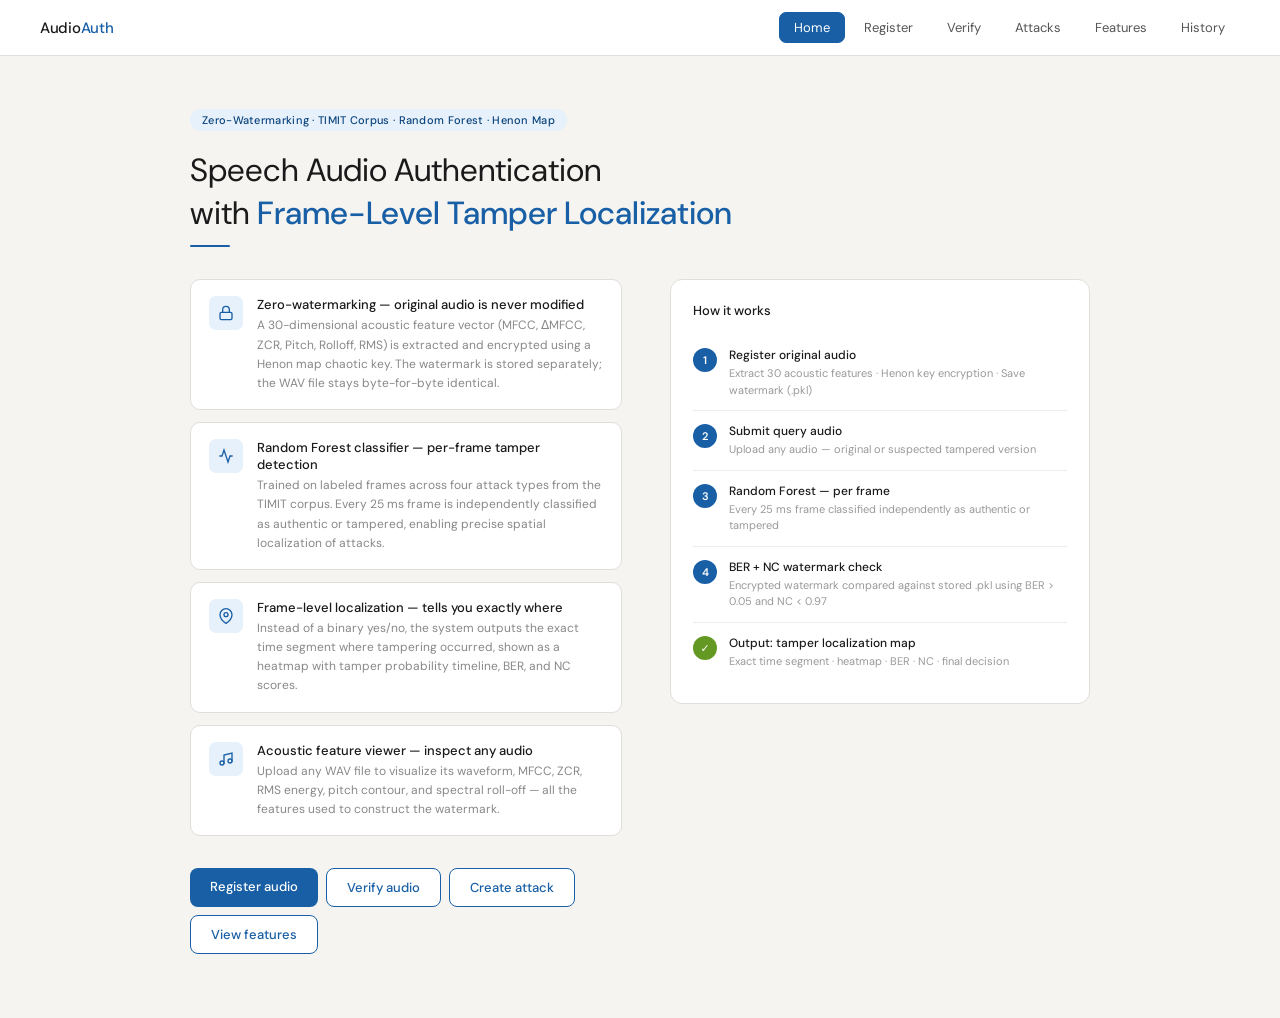
<file: templates/index.html>
<!DOCTYPE html>
<html lang="en">
<head>
<meta charset="UTF-8">
<meta name="viewport" content="width=device-width,initial-scale=1">
<title>AudioAuth — Speech Authentication System</title>
<link rel="stylesheet" href="/static/style.css">
<style>
.hero{max-width:980px;margin:0 auto;padding:52px 40px 64px}
.tag{display:inline-block;background:#E6F1FB;color:#0C447C;font-size:11px;font-weight:500;padding:4px 12px;border-radius:20px;margin-bottom:18px;letter-spacing:0.3px}
.hero h1{font-size:32px;font-weight:400;color:#1a1a1a;line-height:1.35;margin-bottom:10px}
.hero h1 strong{font-weight:500;color:#185FA5}
.divider{width:40px;height:2px;background:#185FA5;border-radius:2px;margin-bottom:32px}
.hero-wrap{display:grid;grid-template-columns:1fr 420px;gap:48px;align-items:start}
.bullets{display:flex;flex-direction:column;gap:12px;margin-bottom:32px}
.bullet{display:flex;align-items:flex-start;gap:14px;background:#fff;border:0.5px solid #e0deda;border-radius:10px;padding:16px 18px}
.b-icon{width:34px;height:34px;border-radius:7px;background:#E6F1FB;display:flex;align-items:center;justify-content:center;flex-shrink:0}
.b-text h3{font-size:13px;font-weight:500;color:#1a1a1a;margin-bottom:3px}
.b-text p{font-size:12px;color:#888;line-height:1.6}
.cta{display:flex;gap:8px;flex-wrap:wrap}
.cta a{padding:10px 20px;border-radius:8px;font-size:13px;font-weight:500;cursor:pointer;text-decoration:none;transition:all .15s}
.cta-p{background:#185FA5;color:#fff;border:none}
.cta-p:hover{opacity:.88}
.cta-o{background:#fff;color:#185FA5;border:0.5px solid #185FA5}
.cta-o:hover{background:#f0f7ff}
.flow-card{background:#fff;border:0.5px solid #e0deda;border-radius:12px;padding:22px;position:sticky;top:76px}
.flow-card h3{font-size:13px;font-weight:500;color:#1a1a1a;margin-bottom:16px}
.fs{display:flex;align-items:flex-start;gap:12px;padding:12px 0;border-bottom:0.5px solid #f0ede8}
.fs:last-child{border-bottom:none}
.fs-num{width:24px;height:24px;border-radius:50%;background:#185FA5;color:#fff;font-size:11px;font-weight:600;display:flex;align-items:center;justify-content:center;flex-shrink:0;margin-top:1px}
.fs-num.done{background:#639922}
.fs-body h4{font-size:12px;font-weight:500;color:#1a1a1a;margin-bottom:2px}
.fs-body p{font-size:11px;color:#999;line-height:1.5}
</style>
</head>
<body>
<nav class="nav">
  <a class="logo" href="/">Audio<span>Auth</span></a>
  <div class="nav-links">
    <a class="nl active" href="/">Home</a>
    <a class="nl" href="/register">Register</a>
    <a class="nl" href="/verify">Verify</a>
    <a class="nl" href="/attacks">Attacks</a>
    <a class="nl" href="/features">Features</a>
    <a class="nl" href="/history">History</a>
  </div>
</nav>

<div class="hero">
  <div class="tag">Zero-Watermarking · TIMIT Corpus · Random Forest · Henon Map</div>
  <h1>Speech Audio Authentication<br>with <strong>Frame-Level Tamper Localization</strong></h1>
  <div class="divider"></div>

  <div class="hero-wrap">
    <div>
      <div class="bullets">

        <div class="bullet">
          <div class="b-icon">
            <svg width="16" height="16" viewBox="0 0 24 24" fill="none" stroke="#185FA5" stroke-width="2">
              <rect x="3" y="11" width="18" height="11" rx="2"/>
              <path d="M7 11V7a5 5 0 0 1 10 0v4"/>
            </svg>
          </div>
          <div class="b-text">
            <h3>Zero-watermarking — original audio is never modified</h3>
            <p>A 30-dimensional acoustic feature vector (MFCC, ΔMFCC, ZCR, Pitch, Rolloff, RMS) is extracted and encrypted using a Henon map chaotic key. The watermark is stored separately; the WAV file stays byte-for-byte identical.</p>
          </div>
        </div>

        <div class="bullet">
          <div class="b-icon">
            <svg width="16" height="16" viewBox="0 0 24 24" fill="none" stroke="#185FA5" stroke-width="2">
              <polyline points="22 12 18 12 15 21 9 3 6 12 2 12"/>
            </svg>
          </div>
          <div class="b-text">
            <h3>Random Forest classifier — per-frame tamper detection</h3>
            <p>Trained on labeled frames across four attack types from the TIMIT corpus. Every 25 ms frame is independently classified as authentic or tampered, enabling precise spatial localization of attacks.</p>
          </div>
        </div>

        <div class="bullet">
          <div class="b-icon">
            <svg width="16" height="16" viewBox="0 0 24 24" fill="none" stroke="#185FA5" stroke-width="2">
              <path d="M21 10c0 7-9 13-9 13s-9-6-9-13a9 9 0 0 1 18 0z"/>
              <circle cx="12" cy="10" r="3"/>
            </svg>
          </div>
          <div class="b-text">
            <h3>Frame-level localization — tells you exactly where</h3>
            <p>Instead of a binary yes/no, the system outputs the exact time segment where tampering occurred, shown as a heatmap with tamper probability timeline, BER, and NC scores.</p>
          </div>
        </div>

        <div class="bullet">
          <div class="b-icon">
            <svg width="16" height="16" viewBox="0 0 24 24" fill="none" stroke="#185FA5" stroke-width="2">
              <path d="M9 19V6l12-3v13"/>
              <circle cx="6" cy="18" r="3"/>
              <circle cx="18" cy="15" r="3"/>
            </svg>
          </div>
          <div class="b-text">
            <h3>Acoustic feature viewer — inspect any audio</h3>
            <p>Upload any WAV file to visualize its waveform, MFCC, ZCR, RMS energy, pitch contour, and spectral roll-off — all the features used to construct the watermark.</p>
          </div>
        </div>

      </div>

      <div class="cta">
        <a class="cta-p" href="/register">Register audio</a>
        <a class="cta-o" href="/verify">Verify audio</a>
        <a class="cta-o" href="/attacks">Create attack</a>
        <a class="cta-o" href="/features">View features</a>
      </div>
    </div>

    <div class="flow-card">
      <h3>How it works</h3>
      <div class="fs">
        <div class="fs-num">1</div>
        <div class="fs-body">
          <h4>Register original audio</h4>
          <p>Extract 30 acoustic features · Henon key encryption · Save watermark (.pkl)</p>
        </div>
      </div>
      <div class="fs">
        <div class="fs-num">2</div>
        <div class="fs-body">
          <h4>Submit query audio</h4>
          <p>Upload any audio — original or suspected tampered version</p>
        </div>
      </div>
      <div class="fs">
        <div class="fs-num">3</div>
        <div class="fs-body">
          <h4>Random Forest — per frame</h4>
          <p>Every 25 ms frame classified independently as authentic or tampered</p>
        </div>
      </div>
      <div class="fs">
        <div class="fs-num">4</div>
        <div class="fs-body">
          <h4>BER + NC watermark check</h4>
          <p>Encrypted watermark compared against stored .pkl using BER &gt; 0.05 and NC &lt; 0.97</p>
        </div>
      </div>
      <div class="fs">
        <div class="fs-num done">✓</div>
        <div class="fs-body">
          <h4>Output: tamper localization map</h4>
          <p>Exact time segment · heatmap · BER · NC · final decision</p>
        </div>
      </div>
    </div>
  </div>
</div>
</body>
</html>
</file>
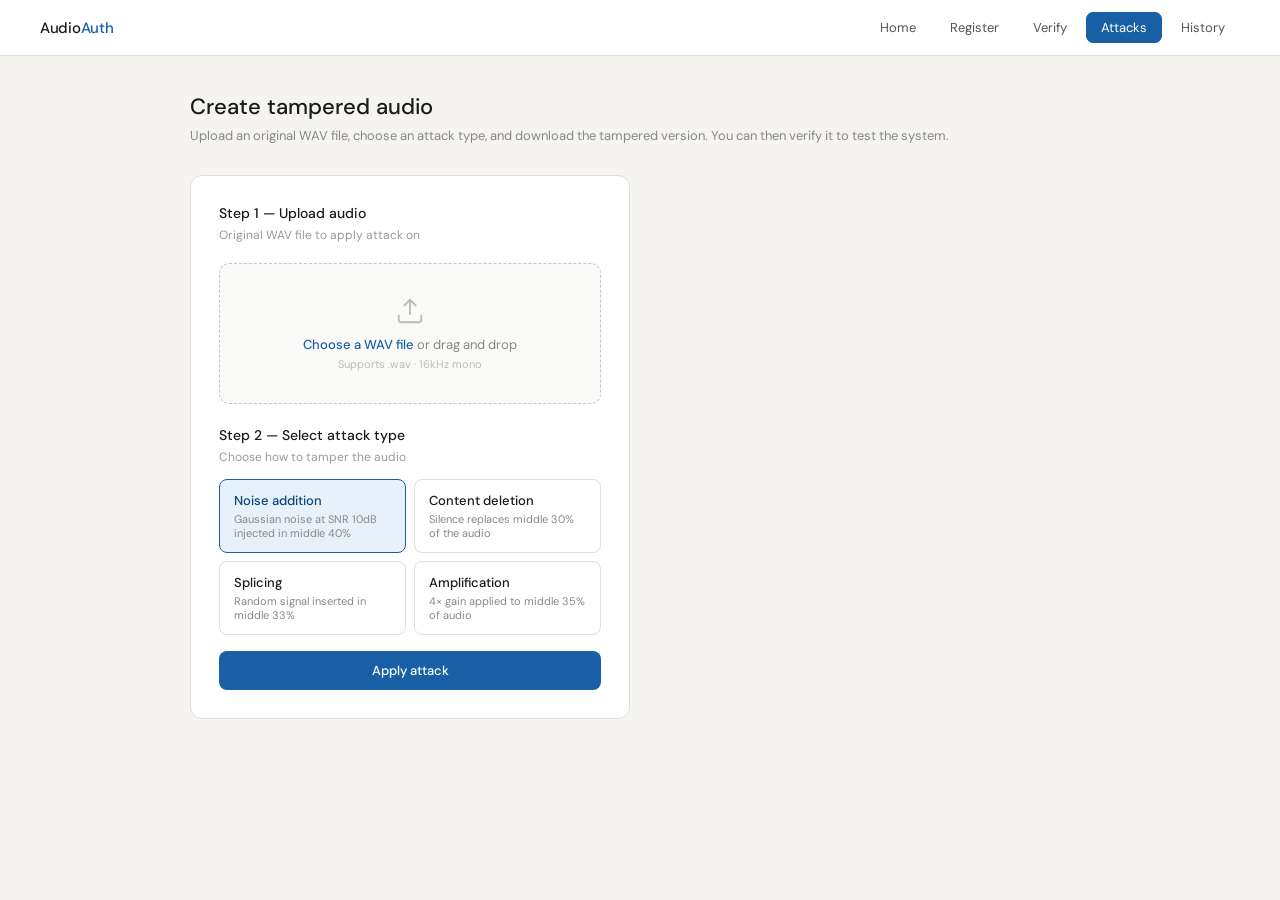
<file: templates/attacks.html>
<!DOCTYPE html>
<html lang="en">
<head>
<meta charset="UTF-8">
<meta name="viewport" content="width=device-width,initial-scale=1">
<title>Attacks — AudioAuth</title>
<link rel="stylesheet" href="/static/style.css">
</head>
<body>
<nav class="nav">
  <a class="logo" href="/">Audio<span>Auth</span></a>
  <div class="nav-links">
    <a class="nl" href="/">Home</a>
    <a class="nl" href="/register">Register</a>
    <a class="nl" href="/verify">Verify</a>
    <a class="nl active" href="/attacks">Attacks</a>
    <a class="nl" href="/history">History</a>
  </div>
</nav>

<div class="page">
  <div class="page-header">
    <div class="page-title">Create tampered audio</div>
    <div class="page-sub">Upload an original WAV file, choose an attack type, and download the tampered version. You can then verify it to test the system.</div>
  </div>

  <div class="two-col">
    <!-- LEFT: upload + attack selection -->
    <div class="card">
      <div class="card-title">Step 1 — Upload audio</div>
      <div class="card-sub">Original WAV file to apply attack on</div>

      <label class="upload-box" id="atkUploadLabel">
        <input type="file" id="atkFile" accept=".wav">
        <svg class="upload-icon" width="30" height="30" viewBox="0 0 24 24" fill="none" stroke="#bbb" stroke-width="1.5">
          <path d="M21 15v4a2 2 0 0 1-2 2H5a2 2 0 0 1-2-2v-4"/>
          <polyline points="17 8 12 3 7 8"/>
          <line x1="12" y1="3" x2="12" y2="15"/>
        </svg>
        <p><span>Choose a WAV file</span> or drag and drop</p>
        <p class="hint">Supports .wav · 16kHz mono</p>
      </label>
      <div class="file-selected" id="atkFileName"></div>

      <div style="margin-top:22px">
        <div class="card-title">Step 2 — Select attack type</div>
        <div class="card-sub" style="margin-bottom:14px">Choose how to tamper the audio</div>
        <div class="attack-grid" id="attackGrid">
          <div class="attack-opt selected" data-attack="noise" onclick="selectAttack(this)">
            <h4>Noise addition</h4>
            <p>Gaussian noise at SNR 10dB injected in middle 40%</p>
          </div>
          <div class="attack-opt" data-attack="deletion" onclick="selectAttack(this)">
            <h4>Content deletion</h4>
            <p>Silence replaces middle 30% of the audio</p>
          </div>
          <div class="attack-opt" data-attack="splice" onclick="selectAttack(this)">
            <h4>Splicing</h4>
            <p>Random signal inserted in middle 33%</p>
          </div>
          <div class="attack-opt" data-attack="amplify" onclick="selectAttack(this)">
            <h4>Amplification</h4>
            <p>4× gain applied to middle 35% of audio</p>
          </div>
        </div>
      </div>

      <button class="btn-p" onclick="doAttack()">Apply attack</button>
      <div class="spinner" id="atkSpinner"></div>
      <div id="atkError" style="color:#A32D2D;font-size:13px;margin-top:10px;display:none"></div>
    </div>

    <!-- RIGHT: result -->
    <div class="card" id="atkResult" style="display:none">
      <div class="card-title">Step 3 — Preview and download</div>
      <div class="card-sub">Tampered file is ready</div>

      <div class="verdict tampered" style="margin-bottom:16px" id="atkBadge"></div>

      <div class="info-row"><span class="lbl">Original file</span><span class="val" id="a-orig"></span></div>
      <div class="info-row"><span class="lbl">Attack applied</span><span id="a-attack" class="badge badge-danger"></span></div>
      <div class="info-row"><span class="lbl">Tampered region</span><span class="val" id="a-region" style="color:#A32D2D"></span></div>
      <div class="info-row" style="margin-bottom:20px"><span class="lbl">Duration</span><span class="val" id="a-dur"></span></div>

      <div style="background:#fff8f0;border:0.5px solid #EF9F27;border-radius:8px;padding:14px 16px;font-size:13px;color:#633806;margin-bottom:20px">
        This file has been artificially tampered. You can download it and test the verify page to see if the system correctly detects and localizes the tampering.
      </div>

      <a id="atkDownload" class="btn-p" style="text-align:center;text-decoration:none;display:block" download>
        Download tampered file
      </a>
      <a id="atkVerifyLink" class="btn-o" href="/verify">
        Verify this file now →
      </a>
    </div>
  </div>
</div>

<script>
let selectedAttack = 'noise'

document.getElementById('atkFile').addEventListener('change', function() {
  const el = document.getElementById('atkFileName')
  el.textContent = this.files[0]?.name || ''
  el.style.display = this.files[0] ? 'block' : 'none'
})

function selectAttack(el) {
  document.querySelectorAll('.attack-opt').forEach(o => o.classList.remove('selected'))
  el.classList.add('selected')
  selectedAttack = el.dataset.attack
}

const attackLabels = {
  noise:    'Noise addition',
  deletion: 'Content deletion',
  splice:   'Splicing',
  amplify:  'Amplification',
}

async function doAttack() {
  const file = document.getElementById('atkFile').files[0]
  if (!file) { alert('Please select a WAV file'); return }

  document.getElementById('atkSpinner').style.display = 'block'
  document.getElementById('atkError').style.display   = 'none'
  document.getElementById('atkResult').style.display  = 'none'

  const fd = new FormData()
  fd.append('file', file)
  fd.append('attack', selectedAttack)

  try {
    const res  = await fetch('/api/attack', { method: 'POST', body: fd })
    const data = await res.json()
    document.getElementById('atkSpinner').style.display = 'none'

    if (data.error) {
      document.getElementById('atkError').textContent   = data.error
      document.getElementById('atkError').style.display = 'block'
      return
    }

    document.getElementById('atkBadge').innerHTML = `
      <div class="verdict-icon" style="background:#E24B4A">
        <svg width="18" height="18" viewBox="0 0 24 24" fill="none" stroke="#fff" stroke-width="2.5">
          <line x1="18" y1="6" x2="6" y2="18"/><line x1="6" y1="6" x2="18" y2="18"/>
        </svg>
      </div>
      <div>
        <div class="verdict-title">${data.filename} created</div>
        <div class="verdict-sub">Tampered with ${attackLabels[data.attack]}</div>
      </div>`

    document.getElementById('a-orig').textContent   = file.name
    document.getElementById('a-attack').textContent = attackLabels[data.attack]
    document.getElementById('a-region').textContent = `${data.s_time}s – ${data.e_time}s`
    document.getElementById('a-dur').textContent    = `${data.duration} seconds`

    const dlUrl = `/output/${data.filename}`
    document.getElementById('atkDownload').href     = dlUrl
    document.getElementById('atkDownload').download = data.filename
    document.getElementById('atkDownload').textContent = `Download ${data.filename}`

    document.getElementById('atkResult').style.display = 'block'

  } catch(e) {
    document.getElementById('atkSpinner').style.display = 'none'
    document.getElementById('atkError').textContent     = 'Server error: ' + e.message
    document.getElementById('atkError').style.display   = 'block'
  }
}
</script>
</body>
</html>
</file>
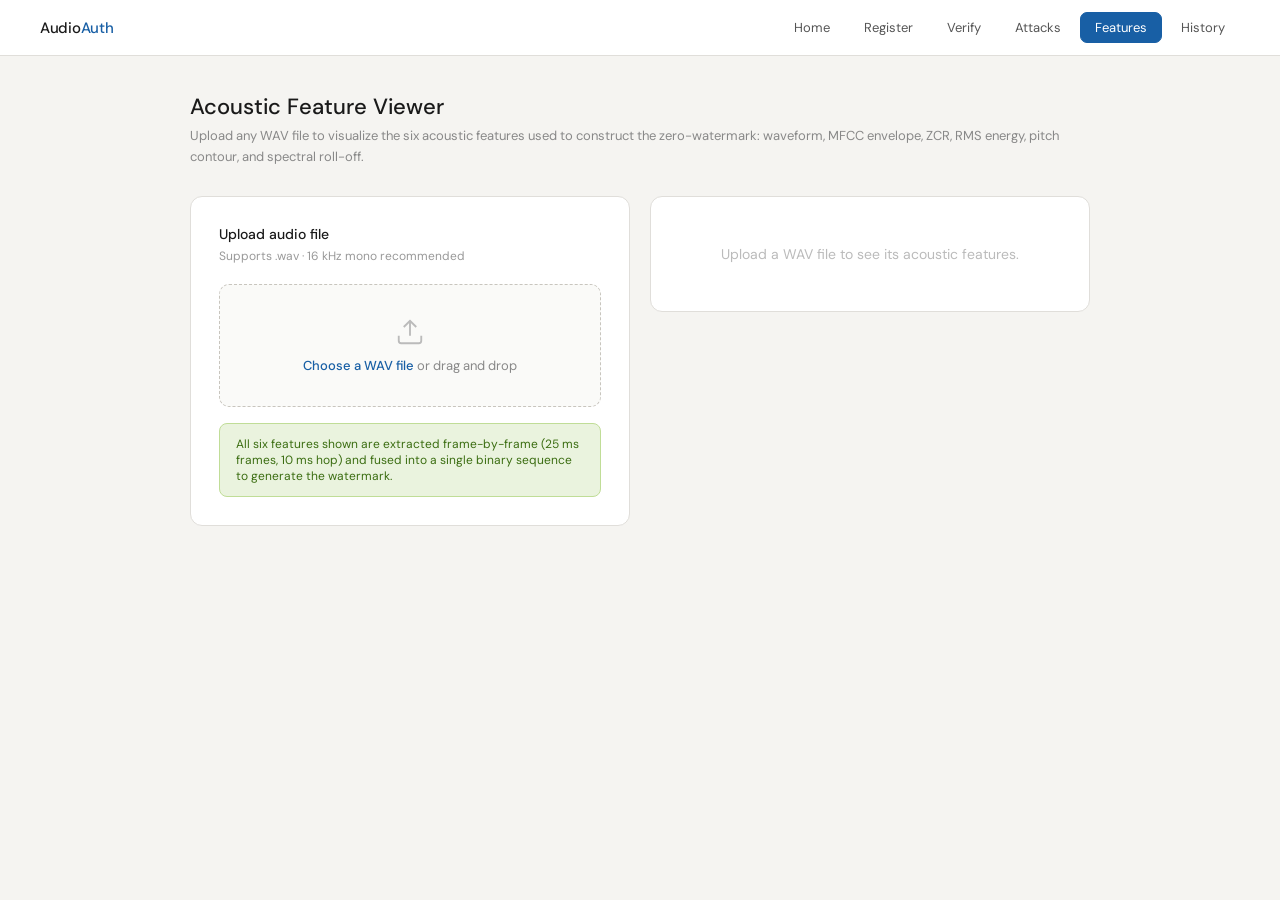
<file: templates/features.html>
<!DOCTYPE html>
<html lang="en">
<head>
<meta charset="UTF-8">
<meta name="viewport" content="width=device-width,initial-scale=1">
<title>Acoustic Features — AudioAuth</title>
<link rel="stylesheet" href="/static/style.css">
<style>
.feat-grid {
  display: grid;
  grid-template-columns: 1fr 1fr;
  gap: 16px;
  margin-top: 20px;
}
.feat-card {
  background: #fff;
  border: 0.5px solid #e0deda;
  border-radius: 10px;
  padding: 16px;
}
.feat-card.full { grid-column: 1 / -1; }
.feat-title {
  font-size: 12px;
  font-weight: 500;
  color: #555;
  text-transform: uppercase;
  letter-spacing: 0.4px;
  margin-bottom: 10px;
}
.feat-sub {
  font-size: 11px;
  color: #aaa;
  margin-bottom: 10px;
  margin-top: -6px;
}
canvas {
  width: 100%;
  height: 120px;
  display: block;
  border-radius: 6px;
  background: #F7F6F3;
}
canvas.tall { height: 160px; }
.stat-row {
  display: flex;
  gap: 16px;
  margin-top: 10px;
  flex-wrap: wrap;
}
.stat {
  font-size: 11px;
  color: #888;
}
.stat strong {
  color: #1a1a1a;
  font-weight: 500;
}
.info-note {
  background: #EAF3DE;
  border: 0.5px solid #C0DD97;
  border-radius: 8px;
  padding: 12px 16px;
  font-size: 12px;
  color: #3B6D11;
  margin-top: 20px;
}
#featPlaceholder {
  padding: 48px;
  text-align: center;
  color: #bbb;
  font-size: 14px;
}
.audio-player-wrap {
  margin-top: 14px;
}
audio {
  width: 100%;
  height: 36px;
}
</style>
</head>
<body>
<nav class="nav">
  <a class="logo" href="/">Audio<span>Auth</span></a>
  <div class="nav-links">
    <a class="nl" href="/">Home</a>
    <a class="nl" href="/register">Register</a>
    <a class="nl" href="/verify">Verify</a>
    <a class="nl" href="/attacks">Attacks</a>
    <a class="nl active" href="/features">Features</a>
    <a class="nl" href="/history">History</a>
  </div>
</nav>

<div class="page">
  <div class="page-header">
    <div class="page-title">Acoustic Feature Viewer</div>
    <div class="page-sub">Upload any WAV file to visualize the six acoustic features used to construct the zero-watermark: waveform, MFCC envelope, ZCR, RMS energy, pitch contour, and spectral roll-off.</div>
  </div>

  <div class="two-col" style="align-items:start">

    <!-- LEFT: upload -->
    <div class="card" style="position:sticky;top:76px">
      <div class="card-title">Upload audio file</div>
      <div class="card-sub">Supports .wav · 16 kHz mono recommended</div>

      <label class="upload-box">
        <input type="file" id="featFile" accept=".wav,audio/*">
        <svg class="upload-icon" width="30" height="30" viewBox="0 0 24 24" fill="none" stroke="#bbb" stroke-width="1.5">
          <path d="M21 15v4a2 2 0 0 1-2 2H5a2 2 0 0 1-2-2v-4"/>
          <polyline points="17 8 12 3 7 8"/>
          <line x1="12" y1="3" x2="12" y2="15"/>
        </svg>
        <p><span>Choose a WAV file</span> or drag and drop</p>
      </label>
      <div class="file-selected" id="featFileName"></div>
      <div class="spinner" id="featSpinner"></div>
      <div id="featError" style="color:#A32D2D;font-size:13px;margin-top:10px;display:none"></div>

      <div id="featMeta" style="display:none;margin-top:16px">
        <div class="info-row"><span class="lbl">File</span><span class="val" id="fm-name"></span></div>
        <div class="info-row"><span class="lbl">Duration</span><span class="val" id="fm-dur"></span></div>
        <div class="info-row"><span class="lbl">Sample rate</span><span class="val" id="fm-sr"></span></div>
        <div class="info-row"><span class="lbl">Channels</span><span class="val" id="fm-ch"></span></div>
        <div class="info-row"><span class="lbl">Total samples</span><span class="val" id="fm-samples"></span></div>
      </div>

      <div class="audio-player-wrap" id="featPlayerWrap" style="display:none">
        <audio id="featAudio" controls></audio>
      </div>

      <div class="info-note" style="margin-top:16px">
        All six features shown are extracted frame-by-frame (25 ms frames, 10 ms hop) and fused into a single binary sequence to generate the watermark.
      </div>
    </div>

    <!-- RIGHT: charts -->
    <div>
      <div id="featPlaceholder" class="card">
        Upload a WAV file to see its acoustic features.
      </div>

      <div id="featCharts" style="display:none">

        <!-- WAVEFORM full-width -->
        <div class="feat-card full">
          <div class="feat-title">Waveform</div>
          <div class="feat-sub">Time-domain amplitude · full signal</div>
          <canvas id="c-wave" class="tall"></canvas>
          <div class="stat-row">
            <span class="stat">Peak amplitude: <strong id="s-peak"></strong></span>
            <span class="stat">RMS (global): <strong id="s-rms"></strong></span>
            <span class="stat">Duration: <strong id="s-dur"></strong></span>
          </div>
        </div>

        <!-- MFCC -->
        <div class="feat-card full">
          <div class="feat-title">MFCC — 13 coefficients</div>
          <div class="feat-sub">Mel-frequency cepstral mean per coefficient · captures timbral shape</div>
          <canvas id="c-mfcc" class="tall"></canvas>
          <div class="stat-row">
            <span class="stat">Coeff shown: <strong>1 – 13</strong></span>
            <span class="stat">Each bar = mean |MFCC| across all frames</span>
          </div>
        </div>

        <!-- ZCR + RMS side by side -->
        <div class="feat-card">
          <div class="feat-title">Zero Crossing Rate (ZCR)</div>
          <div class="feat-sub">Sign changes per frame · higher = noisier / unvoiced</div>
          <canvas id="c-zcr"></canvas>
          <div class="stat-row">
            <span class="stat">Mean: <strong id="s-zcr-mean"></strong></span>
            <span class="stat">Max: <strong id="s-zcr-max"></strong></span>
          </div>
        </div>

        <div class="feat-card">
          <div class="feat-title">RMS Energy</div>
          <div class="feat-sub">Root-mean-square amplitude per frame · envelope of loudness</div>
          <canvas id="c-rms"></canvas>
          <div class="stat-row">
            <span class="stat">Mean: <strong id="s-rms-mean"></strong></span>
            <span class="stat">Max: <strong id="s-rms-max"></strong></span>
          </div>
        </div>

        <!-- Pitch + Rolloff side by side -->
        <div class="feat-card">
          <div class="feat-title">Pitch (F0 estimate)</div>
          <div class="feat-sub">YIN algorithm · fundamental frequency per frame (Hz)</div>
          <canvas id="c-pitch"></canvas>
          <div class="stat-row">
            <span class="stat">Mean F0: <strong id="s-pitch-mean"></strong></span>
            <span class="stat">Range: <strong id="s-pitch-range"></strong></span>
          </div>
        </div>

        <div class="feat-card">
          <div class="feat-title">Spectral Roll-off</div>
          <div class="feat-sub">Frequency below which 85% of spectral energy falls (Hz)</div>
          <canvas id="c-rolloff"></canvas>
          <div class="stat-row">
            <span class="stat">Mean: <strong id="s-rolloff-mean"></strong></span>
            <span class="stat">Max: <strong id="s-rolloff-max"></strong></span>
          </div>
        </div>

      </div><!-- /featCharts -->
    </div>
  </div>
</div>

<script>
// ── helpers ────────────────────────────────────────────────────────────
const $ = id => document.getElementById(id)

function fmt(v, dec=4) { return Number(v).toFixed(dec) }
function fmtHz(v)      { return Math.round(v) + ' Hz' }
function fmtN(v)       { return v.toLocaleString() }

// Draw a simple line chart on a canvas
function drawLine(canvasId, data, color='#185FA5', fillColor=null, yMin=null, yMax=null) {
  const canvas = $(canvasId)
  const dpr    = window.devicePixelRatio || 1
  const W      = canvas.offsetWidth  || canvas.parentElement.offsetWidth
  const H      = canvas.offsetHeight || 120
  canvas.width  = W * dpr
  canvas.height = H * dpr
  const ctx = canvas.getContext('2d')
  ctx.scale(dpr, dpr)

  const lo = yMin !== null ? yMin : Math.min(...data)
  const hi = yMax !== null ? yMax : Math.max(...data)
  const range = hi - lo || 1
  const pad = 8

  ctx.clearRect(0, 0, W, H)
  ctx.fillStyle = '#F7F6F3'
  ctx.fillRect(0, 0, W, H)

  const px = i => pad + (i / (data.length - 1)) * (W - 2*pad)
  const py = v => H - pad - ((v - lo) / range) * (H - 2*pad)

  if (fillColor) {
    ctx.beginPath()
    ctx.moveTo(px(0), H - pad)
    data.forEach((v, i) => ctx.lineTo(px(i), py(v)))
    ctx.lineTo(px(data.length-1), H - pad)
    ctx.closePath()
    ctx.fillStyle = fillColor
    ctx.fill()
  }

  ctx.beginPath()
  ctx.strokeStyle = color
  ctx.lineWidth   = 1.5
  ctx.lineJoin    = 'round'
  data.forEach((v, i) => {
    if (i === 0) ctx.moveTo(px(i), py(v))
    else         ctx.lineTo(px(i), py(v))
  })
  ctx.stroke()
}

// Draw waveform (symmetric fill)
function drawWaveform(canvasId, data) {
  const canvas = $(canvasId)
  const dpr    = window.devicePixelRatio || 1
  const W      = canvas.offsetWidth  || canvas.parentElement.offsetWidth
  const H      = canvas.offsetHeight || 160
  canvas.width  = W * dpr
  canvas.height = H * dpr
  const ctx = canvas.getContext('2d')
  ctx.scale(dpr, dpr)

  ctx.fillStyle = '#F7F6F3'
  ctx.fillRect(0, 0, W, H)

  // downsample to canvas width
  const step    = Math.max(1, Math.floor(data.length / W))
  const samples = []
  for (let i = 0; i < W; i++) {
    const s = i * step
    const chunk = data.slice(s, s + step)
    let maxV = 0
    for (const v of chunk) { if (Math.abs(v) > maxV) maxV = Math.abs(v) }
    samples.push(maxV)
  }

  const mid  = H / 2
  const maxS = Math.max(...samples) || 1
  const grad = ctx.createLinearGradient(0, 0, 0, H)
  grad.addColorStop(0,   '#1565C0')
  grad.addColorStop(0.5, '#185FA5')
  grad.addColorStop(1,   '#1565C0')

  ctx.fillStyle = grad
  samples.forEach((v, i) => {
    const h = (v / maxS) * (mid - 4)
    ctx.fillRect(i, mid - h, 1, h * 2)
  })

  ctx.strokeStyle = '#ccc'
  ctx.lineWidth   = 0.5
  ctx.beginPath()
  ctx.moveTo(0, mid); ctx.lineTo(W, mid)
  ctx.stroke()
}

// Draw bar chart (MFCC)
function drawBars(canvasId, data, color='#185FA5') {
  const canvas = $(canvasId)
  const dpr    = window.devicePixelRatio || 1
  const W      = canvas.offsetWidth  || canvas.parentElement.offsetWidth
  const H      = canvas.offsetHeight || 160
  canvas.width  = W * dpr
  canvas.height = H * dpr
  const ctx = canvas.getContext('2d')
  ctx.scale(dpr, dpr)

  ctx.fillStyle = '#F7F6F3'
  ctx.fillRect(0, 0, W, H)

  const n    = data.length
  const pad  = 12
  const gap  = 4
  const bw   = (W - 2*pad - gap*(n-1)) / n
  const maxV = Math.max(...data.map(Math.abs)) || 1
  const mid  = H / 2

  data.forEach((v, i) => {
    const x = pad + i * (bw + gap)
    const h = (Math.abs(v) / maxV) * (mid - 8)
    const y = v >= 0 ? mid - h : mid

    const grad = ctx.createLinearGradient(0, y, 0, y+h)
    grad.addColorStop(0, color)
    grad.addColorStop(1, color + '88')
    ctx.fillStyle = grad
    ctx.beginPath()
    ctx.roundRect(x, v >= 0 ? mid-h : mid, bw, h, 3)
    ctx.fill()

    // label
    ctx.fillStyle   = '#888'
    ctx.font        = `${Math.min(10, bw*0.7)}px sans-serif`
    ctx.textAlign   = 'center'
    ctx.fillText(i+1, x + bw/2, H - 3)
  })

  ctx.strokeStyle = '#ddd'
  ctx.lineWidth   = 0.5
  ctx.beginPath()
  ctx.moveTo(pad, mid); ctx.lineTo(W-pad, mid)
  ctx.stroke()
}

// ── Main processor ─────────────────────────────────────────────────────
$('featFile').addEventListener('change', async function() {
  const file = this.files[0]
  if (!file) return

  $('featFileName').textContent   = file.name
  $('featFileName').style.display = 'block'
  $('featSpinner').style.display  = 'block'
  $('featError').style.display    = 'none'
  $('featCharts').style.display   = 'none'
  $('featPlaceholder').style.display = 'none'
  $('featMeta').style.display     = 'none'
  $('featPlayerWrap').style.display = 'none'

  try {
    const arrayBuf = await file.arrayBuffer()
    const audioCtx = new (window.AudioContext || window.webkitAudioContext)()
    const audioBuf = await audioCtx.decodeAudioData(arrayBuf)

    const sr       = audioBuf.sampleRate
    const nch      = audioBuf.numberOfChannels
    const dur      = audioBuf.duration
    const rawData  = audioBuf.getChannelData(0)   // mono / left channel

    // ── meta ──
    $('fm-name').textContent    = file.name
    $('fm-dur').textContent     = dur.toFixed(3) + ' seconds'
    $('fm-sr').textContent      = sr.toLocaleString() + ' Hz'
    $('fm-ch').textContent      = nch
    $('fm-samples').textContent = rawData.length.toLocaleString()
    $('featMeta').style.display = 'block'

    // audio player
    const url = URL.createObjectURL(file)
    $('featAudio').src = url
    $('featPlayerWrap').style.display = 'block'

    // ── frame parameters ──
    const frameLen = Math.round(0.025 * sr)  // 25 ms
    const hopLen   = Math.round(0.010 * sr)  // 10 ms
    const nFrames  = Math.floor((rawData.length - frameLen) / hopLen) + 1

    // ── compute features frame-by-frame ──
    const zcrArr     = new Float32Array(nFrames)
    const rmsArr     = new Float32Array(nFrames)
    const mfccMeans  = new Float32Array(13)   // mean |MFCC_k| over all frames
    const pitchArr   = new Float32Array(nFrames)
    const rolloffArr = new Float32Array(nFrames)

    // FFT size (next power of 2 >= frameLen)
    const fftSize = Math.pow(2, Math.ceil(Math.log2(frameLen)))
    const fftHalf = fftSize / 2 + 1

    // Hann window
    const hann = new Float32Array(frameLen)
    for (let i = 0; i < frameLen; i++)
      hann[i] = 0.5 * (1 - Math.cos(2 * Math.PI * i / (frameLen - 1)))

    // Mel filterbank (13 filters, 0–sr/2)
    const nMel      = 13
    const fMin      = 0, fMax = sr / 2
    const melMin    = 2595 * Math.log10(1 + fMin/700)
    const melMax    = 2595 * Math.log10(1 + fMax/700)
    const melPoints = Array.from({length: nMel+2}, (_, i) =>
      melMin + i * (melMax - melMin) / (nMel + 1))
    const hzPoints  = melPoints.map(m => 700 * (Math.pow(10, m/2595) - 1))
    const binPoints = hzPoints.map(f => Math.round(f * fftSize / sr))

    // build filterbank
    const filterbank = Array.from({length: nMel}, (_, m) => {
      const filt = new Float32Array(fftHalf)
      for (let k = binPoints[m]; k < binPoints[m+1]; k++)
        filt[k] = (k - binPoints[m]) / (binPoints[m+1] - binPoints[m])
      for (let k = binPoints[m+1]; k < binPoints[m+2]; k++)
        filt[k] = (binPoints[m+2] - k) / (binPoints[m+2] - binPoints[m+1])
      return filt
    })

    // simple real DFT magnitude
    function rfftMag(frame) {
      const mag = new Float32Array(fftHalf)
      for (let k = 0; k < fftHalf; k++) {
        let re = 0, im = 0
        for (let n = 0; n < frame.length; n++) {
          const theta = 2 * Math.PI * k * n / fftSize
          re += frame[n] * Math.cos(theta)
          im -= frame[n] * Math.sin(theta)
        }
        mag[k] = Math.sqrt(re*re + im*im)
      }
      return mag
    }

    // YIN pitch — very lightweight version
    function yinPitch(frame) {
      const N   = frame.length
      const tau_max = Math.min(N, Math.round(sr / 50))   // max 50 Hz → lower
      const tau_min = Math.round(sr / 400)                // min 400 Hz → higher
      const d   = new Float32Array(tau_max)
      let cmnd  = 0
      d[0]      = 1
      for (let tau = 1; tau < tau_max; tau++) {
        let s = 0
        for (let n = 0; n < N - tau; n++) {
          const diff = frame[n] - frame[n + tau]
          s += diff * diff
        }
        d[tau] = s
        cmnd += s
        d[tau] = tau * d[tau] / cmnd
      }
      for (let tau = tau_min; tau < tau_max - 1; tau++) {
        if (d[tau] < 0.1 && d[tau] < d[tau+1])
          return sr / tau
      }
      return 0   // unvoiced
    }

    // spectral rolloff (85%)
    function spectralRolloff(mag) {
      const total = mag.reduce((a,b) => a+b, 0) * 0.85
      let cum = 0
      for (let k = 0; k < mag.length; k++) {
        cum += mag[k]
        if (cum >= total) return k * sr / fftSize
      }
      return sr / 2
    }

    // We skip full YIN (O(n²) per frame too slow in JS for long files);
    // use a fast autocorrelation F0 instead for display
    function acPitch(frame) {
      const N = frame.length
      let bestTau = 0, bestAC = -Infinity
      const tMin = Math.round(sr/400), tMax = Math.min(N-1, Math.round(sr/50))
      for (let tau = tMin; tau <= tMax; tau++) {
        let ac = 0
        for (let n = 0; n < N - tau; n++) ac += frame[n] * frame[n+tau]
        if (ac > bestAC) { bestAC = ac; bestTau = tau }
      }
      return bestTau > 0 ? sr / bestTau : 0
    }

    // Process frames (skip full DFT for very long files, use downsampled)
    const stride = Math.max(1, Math.floor(nFrames / 600))  // max 600 points
    const fIdxs  = []
    for (let i = 0; i < nFrames; i += stride) fIdxs.push(i)

    const mfccFrameAcc = new Float32Array(13)
    let mfccCount = 0

    for (const fi of fIdxs) {
      const start = fi * hopLen
      const frame = new Float32Array(frameLen)
      for (let j = 0; j < frameLen && start+j < rawData.length; j++)
        frame[j] = rawData[start+j] * hann[j]

      // ZCR
      let zc = 0
      for (let j = 1; j < frameLen; j++)
        if ((frame[j] >= 0) !== (frame[j-1] >= 0)) zc++
      zcrArr[fi] = zc / frameLen

      // RMS
      let sq = 0
      for (let j = 0; j < frameLen; j++) sq += frame[j]*frame[j]
      rmsArr[fi] = Math.sqrt(sq / frameLen)

      // Pitch (autocorrelation)
      pitchArr[fi] = acPitch(frame)

      // FFT mag for MFCC + rolloff (lightweight: use small subset)
      if (fIdxs.length <= 300 || mfccCount < 200) {
        const mag = rfftMag(frame)
        // MFCC
        for (let m = 0; m < nMel; m++) {
          let energy = 0
          for (let k = 0; k < fftHalf; k++) energy += mag[k] * filterbank[m][k]
          mfccFrameAcc[m] += Math.abs(Math.log(energy + 1e-10))
        }
        mfccCount++
        rolloffArr[fi] = spectralRolloff(mag)
      }
    }

    // fill gaps for rolloff (linear interp between computed frames)
    let lastRo = 0
    for (let i = 0; i < nFrames; i++) {
      if (rolloffArr[i] > 0) lastRo = rolloffArr[i]
      else rolloffArr[i] = lastRo
    }

    // MFCC means
    for (let m = 0; m < 13; m++)
      mfccMeans[m] = mfccFrameAcc[m] / (mfccCount || 1)

    // sparse arrays to display arrays
    const zcrDisp     = Array.from(fIdxs).map(i => zcrArr[i])
    const rmsDisp     = Array.from(fIdxs).map(i => rmsArr[i])
    const pitchDisp   = Array.from(fIdxs).map(i => pitchArr[i])
    const rolloffDisp = Array.from(fIdxs).map(i => rolloffArr[i])

    $('featSpinner').style.display = 'none'
    $('featCharts').style.display  = 'block'

    // force canvas layout
    await new Promise(r => requestAnimationFrame(r))

    // DRAW
    drawWaveform('c-wave', rawData)
    drawBars('c-mfcc', Array.from(mfccMeans), '#185FA5')
    drawLine('c-zcr',     zcrDisp,     '#0C447C', '#0C447C22')
    drawLine('c-rms',     rmsDisp,     '#639922', '#63992222')
    drawLine('c-pitch',   pitchDisp,   '#8B4513', '#8B451322', 0)
    drawLine('c-rolloff', rolloffDisp, '#5B1EA5', '#5B1EA522')

    // stats
    const peak      = Math.max(...Array.from(rawData).map(Math.abs))
    const globalRms = Math.sqrt(Array.from(rawData).reduce((s,v) => s+v*v, 0) / rawData.length)
    $('s-peak').textContent    = fmt(peak, 4)
    $('s-rms').textContent     = fmt(globalRms, 4)
    $('s-dur').textContent     = dur.toFixed(2) + 's'

    const zcrMean = zcrDisp.reduce((a,b)=>a+b,0)/zcrDisp.length
    const zcrMax  = Math.max(...zcrDisp)
    $('s-zcr-mean').textContent = fmt(zcrMean, 4)
    $('s-zcr-max').textContent  = fmt(zcrMax, 4)

    const rmsMean = rmsDisp.reduce((a,b)=>a+b,0)/rmsDisp.length
    const rmsMax  = Math.max(...rmsDisp)
    $('s-rms-mean').textContent = fmt(rmsMean, 4)
    $('s-rms-max').textContent  = fmt(rmsMax, 4)

    const voiced      = pitchDisp.filter(v => v > 0)
    const pitchMean   = voiced.length ? voiced.reduce((a,b)=>a+b,0)/voiced.length : 0
    const pitchMin    = voiced.length ? Math.min(...voiced) : 0
    const pitchMax2   = voiced.length ? Math.max(...voiced) : 0
    $('s-pitch-mean').textContent  = fmtHz(pitchMean)
    $('s-pitch-range').textContent = fmtHz(pitchMin) + ' – ' + fmtHz(pitchMax2)

    const roMean = rolloffDisp.reduce((a,b)=>a+b,0)/rolloffDisp.length
    const roMax  = Math.max(...rolloffDisp)
    $('s-rolloff-mean').textContent = fmtHz(roMean)
    $('s-rolloff-max').textContent  = fmtHz(roMax)

    audioCtx.close()

  } catch(err) {
    $('featSpinner').style.display = 'none'
    $('featError').textContent     = 'Error processing audio: ' + err.message
    $('featError').style.display   = 'block'
    $('featPlaceholder').style.display = 'block'
    console.error(err)
  }
})

// Redraw on resize
window.addEventListener('resize', () => {
  if ($('featCharts').style.display !== 'none') {
    // just re-trigger the file input change would need state — skip for now
  }
})
</script>
</body>
</html>
</file>
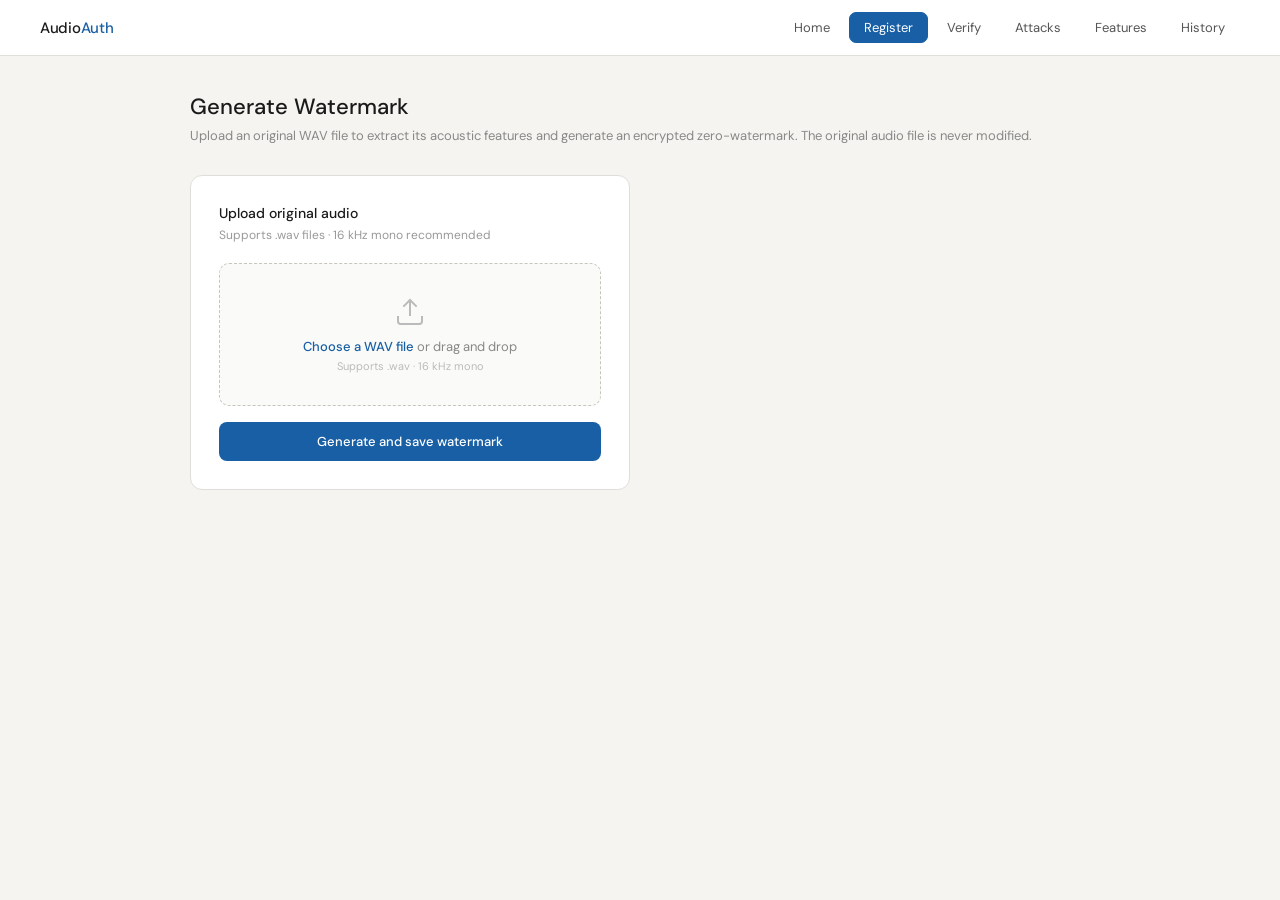
<file: templates/register.html>
<!DOCTYPE html>
<html lang="en">
<head>
<meta charset="UTF-8">
<meta name="viewport" content="width=device-width,initial-scale=1">
<title>Generate Watermark — AudioAuth</title>
<link rel="stylesheet" href="/static/style.css">
</head>
<body>
<nav class="nav">
  <a class="logo" href="/">Audio<span>Auth</span></a>
  <div class="nav-links">
    <a class="nl" href="/">Home</a>
    <a class="nl active" href="/register">Register</a>
    <a class="nl" href="/verify">Verify</a>
    <a class="nl" href="/attacks">Attacks</a>
    <a class="nl" href="/features">Features</a>
    <a class="nl" href="/history">History</a>
  </div>
</nav>

<div class="page">
  <div class="page-header">
    <div class="page-title">Generate Watermark</div>
    <div class="page-sub">Upload an original WAV file to extract its acoustic features and generate an encrypted zero-watermark. The original audio file is never modified.</div>
  </div>

  <div class="two-col">
    <!-- LEFT: upload form -->
    <div class="card">
      <div class="card-title">Upload original audio</div>
      <div class="card-sub">Supports .wav files · 16 kHz mono recommended</div>

      <label class="upload-box" id="uploadLabel">
        <input type="file" id="regFile" accept=".wav">
        <svg class="upload-icon" width="32" height="32" viewBox="0 0 24 24" fill="none" stroke="#bbb" stroke-width="1.5">
          <path d="M21 15v4a2 2 0 0 1-2 2H5a2 2 0 0 1-2-2v-4"/>
          <polyline points="17 8 12 3 7 8"/>
          <line x1="12" y1="3" x2="12" y2="15"/>
        </svg>
        <p><span>Choose a WAV file</span> or drag and drop</p>
        <p class="hint">Supports .wav · 16 kHz mono</p>
      </label>
      <div class="file-selected" id="regFileName"></div>

      <button class="btn-p" onclick="doRegister()">Generate and save watermark</button>
      <div class="spinner" id="regSpinner"></div>
      <div id="regError" style="color:#A32D2D;font-size:13px;margin-top:10px;display:none"></div>
    </div>

    <!-- RIGHT: result -->
    <div class="card" id="regResult" style="display:none">
      <div class="card-title">Watermark details</div>
      <div class="card-sub">Acoustic features and encryption summary</div>

      <div style="margin-bottom:14px">
        <span class="badge badge-success" id="regBadge"></span>
      </div>

      <div class="info-row"><span class="lbl">File</span><span class="val" id="r-fname"></span></div>
      <div class="info-row"><span class="lbl">Duration</span><span class="val" id="r-dur"></span></div>
      <div class="info-row"><span class="lbl">Total frames</span><span class="val" id="r-frames"></span></div>
      <div class="info-row"><span class="lbl">Features per frame</span><span class="val" id="r-feats"></span></div>
      <div class="info-row" style="margin-bottom:16px"><span class="lbl">Total watermark bits</span><span class="val" id="r-bits"></span></div>

      <div class="key-block">
        <div class="key-label">Henon map parameters (chaotic key generator)</div>
        <div class="key-bits" id="r-henon"></div>
      </div>
      <div class="key-block">
        <div class="key-label">Raw watermark bits — first 20</div>
        <div class="key-bits" id="r-raw"></div>
      </div>
      <div class="key-block">
        <div class="key-label">Chaotic key — first 20 bits</div>
        <div class="key-bits" id="r-key"></div>
      </div>
      <div class="key-block">
        <div class="key-label">XOR encrypted watermark — first 20 bits</div>
        <div class="key-bits" id="r-enc"></div>
      </div>

      <div style="margin-top:14px;font-size:12px;color:#999" id="r-pkl"></div>

      <a class="btn-o" href="/verify" style="margin-top:16px;display:block;text-align:center">
        Go to Verify →
      </a>
    </div>
  </div>
</div>

<script>
const regFile = document.getElementById('regFile')
regFile.addEventListener('change', () => {
  const name = regFile.files[0]?.name || ''
  const el   = document.getElementById('regFileName')
  el.textContent   = name
  el.style.display = name ? 'block' : 'none'
})

async function doRegister() {
  const file = regFile.files[0]
  if (!file) { alert('Please select a WAV file first'); return }
  document.getElementById('regSpinner').style.display = 'block'
  document.getElementById('regError').style.display   = 'none'
  document.getElementById('regResult').style.display  = 'none'
  const fd = new FormData()
  fd.append('file', file)
  try {
    const res  = await fetch('/api/register', { method: 'POST', body: fd })
    const data = await res.json()
    document.getElementById('regSpinner').style.display = 'none'
    if (data.error) {
      document.getElementById('regError').textContent   = data.error
      document.getElementById('regError').style.display = 'block'
      return
    }
    document.getElementById('regBadge').textContent = `✓ Watermark generated for ${data.fname}`
    document.getElementById('r-fname').textContent  = data.fname
    document.getElementById('r-dur').textContent    = `${data.duration} seconds`
    document.getElementById('r-frames').textContent = data.n_frames
    document.getElementById('r-feats').textContent  = data.n_features
    document.getElementById('r-bits').textContent   = data.n_bits.toLocaleString()
    document.getElementById('r-henon').textContent  = data.henon_params
    document.getElementById('r-raw').textContent    = data.raw_preview.join('  ') + '  ...'
    document.getElementById('r-key').textContent    = data.key_preview.join('  ') + '  ...'
    document.getElementById('r-enc').textContent    = data.enc_preview.join('  ') + '  ...'
    document.getElementById('r-pkl').textContent    = `Saved → ${data.pkl_name}   |   Total bits: ${data.n_bits.toLocaleString()}`
    document.getElementById('regResult').style.display = 'grid'
  } catch(e) {
    document.getElementById('regSpinner').style.display = 'none'
    document.getElementById('regError').textContent     = 'Server error: ' + e.message
    document.getElementById('regError').style.display   = 'block'
  }
}
</script>
</body>
</html>
</file>
<file: static/style.css>
@import url('https://fonts.googleapis.com/css2?family=DM+Sans:wght@300;400;500&family=DM+Mono:wght@400;500&display=swap');

*{box-sizing:border-box;margin:0;padding:0}
body{font-family:'DM Sans',system-ui,sans-serif;background:#f5f4f1;color:#1a1a1a;min-height:100vh}

/* NAV */
.nav{display:flex;align-items:center;justify-content:space-between;padding:0 40px;height:56px;background:#fff;border-bottom:0.5px solid #e0deda;position:sticky;top:0;z-index:100}
.logo{font-size:15px;font-weight:500;letter-spacing:-0.3px;color:#1a1a1a;text-decoration:none}
.logo span{color:#185FA5}
.nav-links{display:flex;gap:4px}
.nl{padding:6px 14px;font-size:13px;border-radius:7px;border:0.5px solid transparent;color:#555;cursor:pointer;text-decoration:none;transition:all .15s}
.nl:hover{background:#f5f4f1;border-color:#e0deda}
.nl.active{background:#185FA5;color:#fff;border-color:#185FA5}

/* PAGE WRAPPER */
.page{max-width:980px;margin:0 auto;padding:36px 40px 64px}
.page-header{margin-bottom:28px}
.page-title{font-size:22px;font-weight:500;color:#1a1a1a;margin-bottom:5px}
.page-sub{font-size:13px;color:#888;line-height:1.6}

/* CARD */
.card{background:#fff;border:0.5px solid #e0deda;border-radius:12px;padding:28px}
.card-title{font-size:14px;font-weight:500;color:#1a1a1a;margin-bottom:5px}
.card-sub{font-size:12px;color:#999;margin-bottom:20px}

/* UPLOAD BOX */
.upload-box{border:1.5px dashed #c8c5be;border-radius:10px;padding:32px 20px;text-align:center;background:#fafaf8;cursor:pointer;transition:border-color .15s}
.upload-box:hover{border-color:#185FA5}
.upload-box input[type=file]{display:none}
.upload-icon{display:block;margin:0 auto 10px}
.upload-box p{font-size:13px;color:#888}
.upload-box p span{color:#185FA5;font-weight:500}
.upload-box .hint{font-size:11px;color:#bbb;margin-top:4px}
.file-selected{font-size:13px;color:#185FA5;font-weight:500;margin-top:10px;display:none}

/* FORM ELEMENTS */
label{font-size:12px;color:#666;display:block;margin-bottom:5px;margin-top:14px}
select,input[type=text]{width:100%;padding:9px 12px;border:0.5px solid #ddd;border-radius:8px;font-size:13px;color:#1a1a1a;background:#fff;font-family:'DM Sans',sans-serif;outline:none;transition:border-color .15s}
select:focus,input:focus{border-color:#185FA5}

/* BUTTONS */
.btn-p{display:block;width:100%;padding:11px;background:#185FA5;color:#fff;border:none;border-radius:8px;font-size:13px;font-weight:500;cursor:pointer;font-family:'DM Sans',sans-serif;transition:opacity .15s;margin-top:16px}
.btn-p:hover{opacity:0.88}
.btn-o{display:block;width:100%;padding:11px;background:#fff;color:#185FA5;border:0.5px solid #185FA5;border-radius:8px;font-size:13px;font-weight:500;cursor:pointer;font-family:'DM Sans',sans-serif;transition:all .15s;margin-top:8px;text-align:center;text-decoration:none}
.btn-o:hover{background:#f0f7ff}

/* RESULT CARDS */
.verdict{border-radius:10px;padding:18px 20px;margin-bottom:16px;display:flex;align-items:center;gap:14px}
.verdict.tampered{background:#FCEBEB;border:0.5px solid #F09595}
.verdict.authentic{background:#EAF3DE;border:0.5px solid #C0DD97}
.verdict-icon{width:40px;height:40px;border-radius:50%;display:flex;align-items:center;justify-content:center;flex-shrink:0}
.verdict.tampered .verdict-icon{background:#E24B4A}
.verdict.authentic .verdict-icon{background:#639922}
.verdict-title{font-size:17px;font-weight:500}
.verdict.tampered .verdict-title{color:#A32D2D}
.verdict.authentic .verdict-title{color:#27500A}
.verdict-sub{font-size:12px;margin-top:2px}
.verdict.tampered .verdict-sub{color:#A32D2D}
.verdict.authentic .verdict-sub{color:#3B6D11}

.metrics{display:grid;grid-template-columns:repeat(3,1fr);gap:10px;margin-bottom:14px}
.metric{background:#f8f8f6;border-radius:8px;padding:12px 14px;border:0.5px solid #ece9e3}
.metric-label{font-size:10px;color:#999;text-transform:uppercase;letter-spacing:0.5px;margin-bottom:5px}
.metric-val{font-size:20px;font-weight:500;font-family:'DM Mono',monospace}
.metric-val.red{color:#A32D2D}
.metric-val.green{color:#27500A}
.metric-val.blue{color:#185FA5}

.location-bar{background:#FFF8E1;border:0.5px solid #EF9F27;border-radius:8px;padding:11px 16px;font-size:13px;color:#633806;margin-bottom:14px}

/* HEATMAP */
.heatmap-wrap{background:#f8f8f6;border:0.5px solid #ece9e3;border-radius:10px;overflow:hidden;margin-bottom:14px}
.heatmap-wrap img{width:100%;display:block}
.heatmap-placeholder{height:180px;display:flex;align-items:center;justify-content:center;color:#ccc;font-size:13px}

/* KEY DISPLAY */
.key-block{background:#f8f8f6;border:0.5px solid #ece9e3;border-radius:8px;padding:12px 14px;margin-bottom:8px}
.key-label{font-size:10px;color:#999;text-transform:uppercase;letter-spacing:0.5px;margin-bottom:5px}
.key-bits{font-size:11px;font-family:'DM Mono',monospace;color:#185FA5;word-break:break-all;line-height:1.8}

/* BADGE */
.badge{display:inline-block;font-size:11px;font-weight:500;padding:3px 10px;border-radius:12px}
.badge-success{background:#EAF3DE;color:#27500A}
.badge-danger{background:#FCEBEB;color:#A32D2D}
.badge-info{background:#E6F1FB;color:#0C447C}

/* ATTACK OPTIONS */
.attack-grid{display:grid;grid-template-columns:1fr 1fr;gap:8px;margin-bottom:16px}
.attack-opt{border:0.5px solid #e0deda;border-radius:8px;padding:12px 14px;cursor:pointer;background:#fff;transition:all .15s}
.attack-opt:hover{border-color:#185FA5;background:#f0f7ff}
.attack-opt.selected{border-color:#185FA5;background:#E6F1FB}
.attack-opt h4{font-size:13px;font-weight:500;color:#1a1a1a;margin-bottom:3px}
.attack-opt p{font-size:11px;color:#888}
.attack-opt.selected h4{color:#0C447C}

/* HISTORY TABLE */
table{width:100%;border-collapse:collapse;font-size:13px}
th{text-align:left;padding:10px 14px;border-bottom:0.5px solid #e0deda;font-size:11px;font-weight:500;color:#888;text-transform:uppercase;letter-spacing:0.4px}
td{padding:12px 14px;border-bottom:0.5px solid #f0ede8;color:#1a1a1a}
tr:last-child td{border-bottom:none}
tr:hover td{background:#fafaf8}

/* SPINNER */
.spinner{display:none;width:18px;height:18px;border:2px solid #c0c0c0;border-top-color:#185FA5;border-radius:50%;animation:spin .7s linear infinite;margin:20px auto}
@keyframes spin{to{transform:rotate(360deg)}}

/* INFO ROW */
.info-row{display:flex;justify-content:space-between;align-items:center;padding:9px 0;border-top:0.5px solid #f0ede8;font-size:13px}
.info-row .lbl{color:#888}
.info-row .val{font-weight:500;color:#1a1a1a}

/* GRID LAYOUTS */
.two-col{display:grid;grid-template-columns:1fr 1fr;gap:20px}
.left-right{display:grid;grid-template-columns:360px 1fr;gap:20px}

@media(max-width:700px){
  .two-col,.left-right{grid-template-columns:1fr}
  .page{padding:24px 20px 48px}
  .nav{padding:0 20px}
}
</file>
